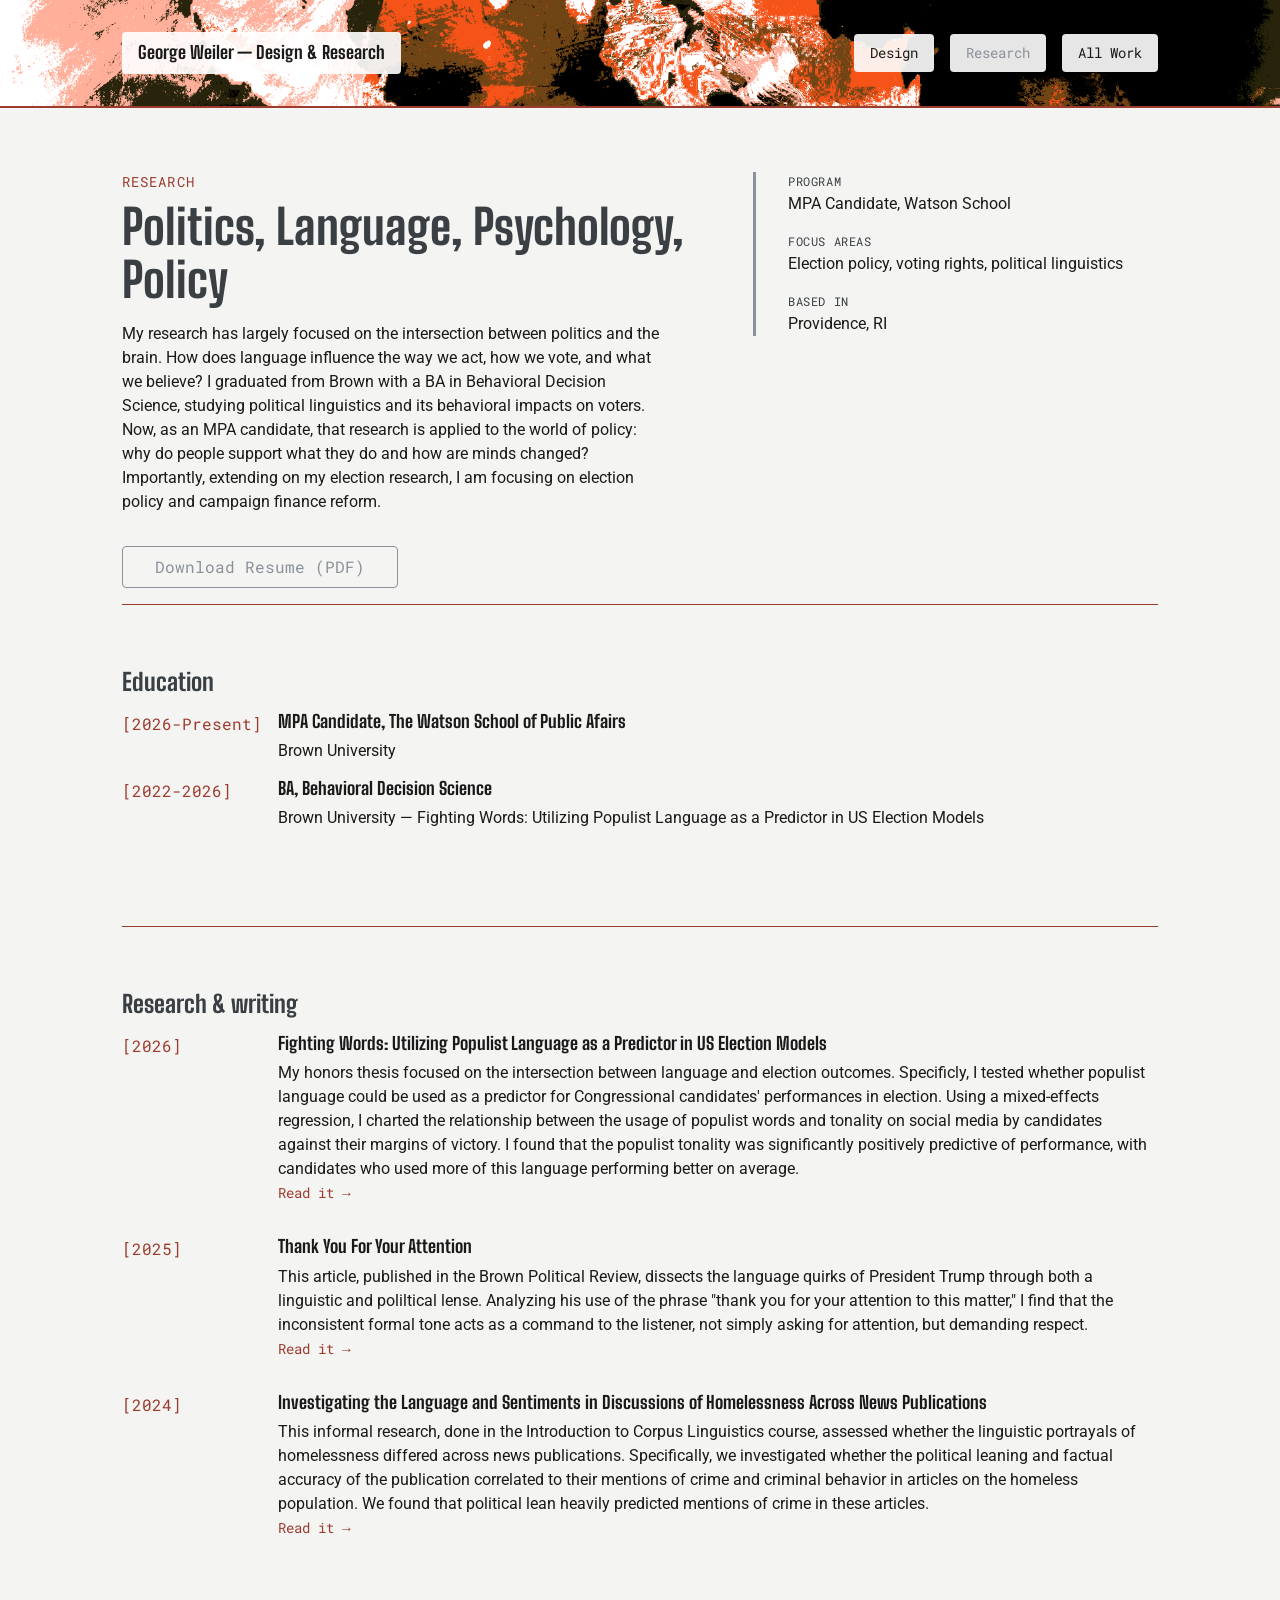
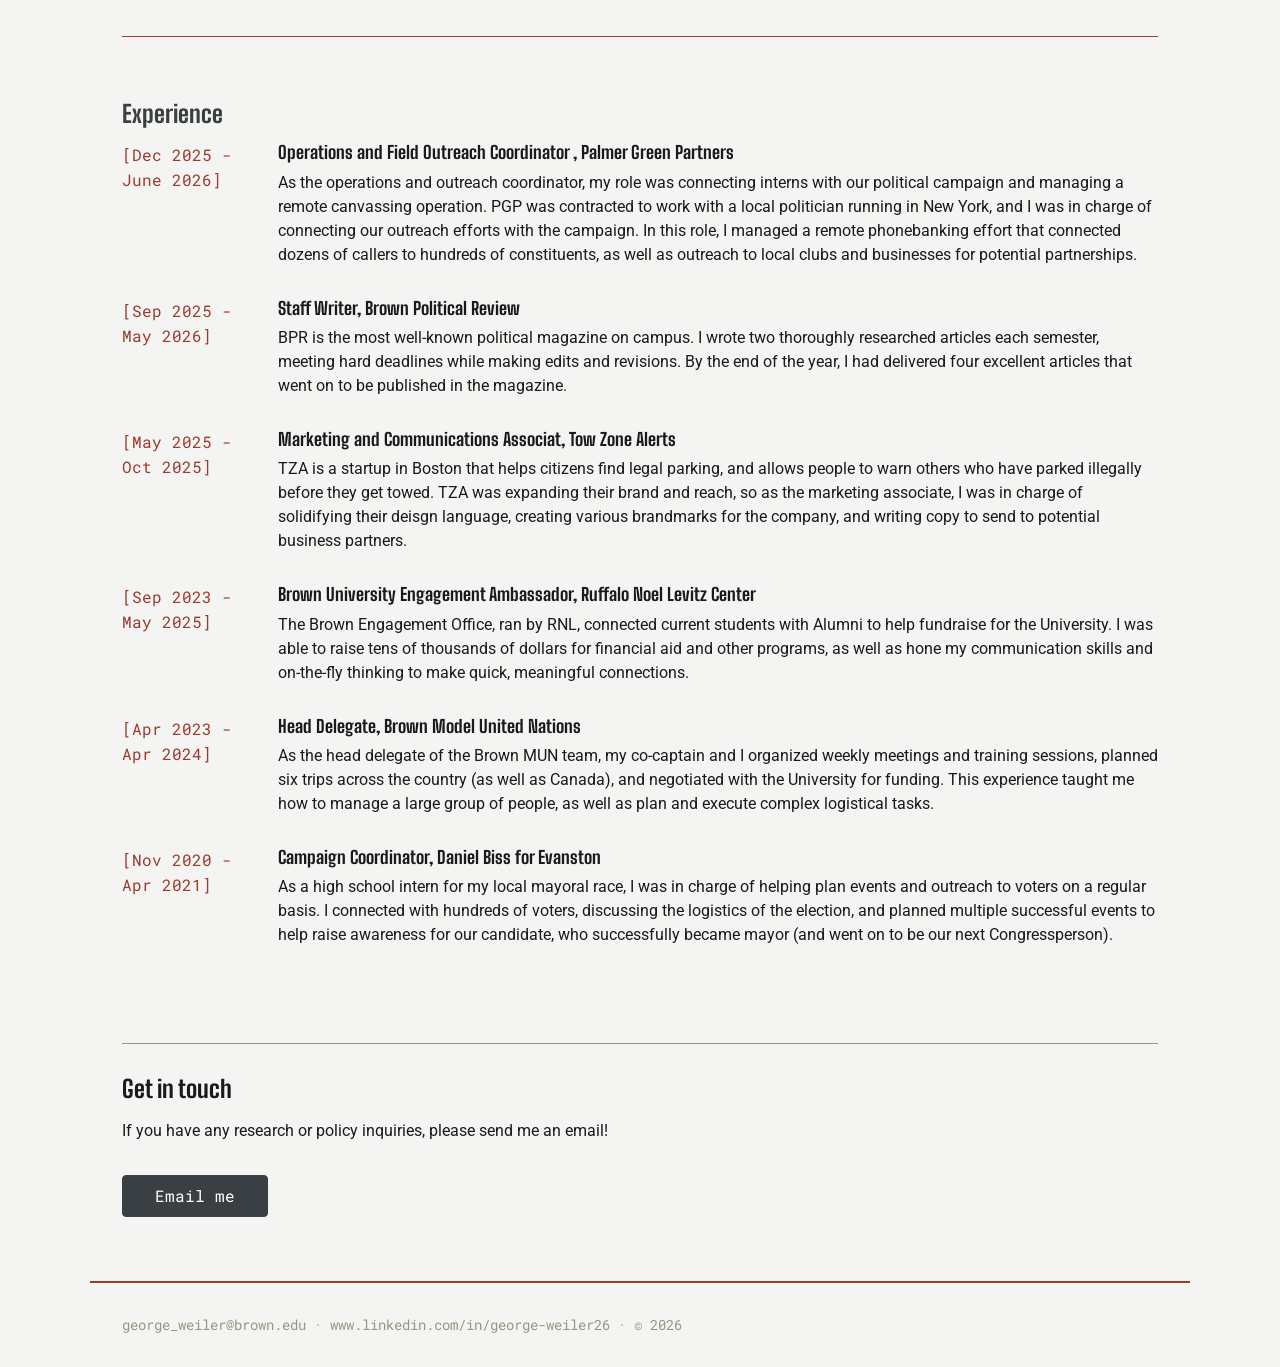
<file: research.html>
<!DOCTYPE html>
<html lang="en">
<head>
  <meta charset="UTF-8">
  <meta name="viewport" content="width=device-width, initial-scale=1.0">
  <title>Research — Your Name</title>
  <link rel="stylesheet" href="css/styles.css">
</head>
<body class="page-research">

  <header class="site-header">
    <nav class="nav">
      <a href="index.html" class="nav__name">George Weiler — Design & Research</a>
      <div class="nav__links">
        <a href="design.html">Design</a>
        <a href="research.html" class="is-active">Research</a>
        <a href="work.html">All Work</a>
      </div>
    </nav>
  </header>

  <main>
    <section class="page-intro">
  <div class="page-intro__grid">
    <div class="page-intro__text">
      <p class="eyebrow">Research</p>
      <h1>Politics, Language, Psychology, Policy</h1>
      <p class="page-intro__sub">
        My research has largely focused on the intersection between politics and
        the brain. How does language influence the way we act, how we vote, and
        what we believe? I graduated from Brown with a BA in Behavioral Decision
        Science, studying political linguistics and its behavioral impacts on voters.
        Now, as an MPA candidate, that research is applied to the world of policy:
        why do people support what they do and how are minds changed? Importantly,
        extending on my election research, I am focusing on election policy and
        campaign finance reform.
      </p>
      <a href="#" class="button button--outline">Download Resume (PDF)</a>
    </div>
    <div class="quick-facts">
      <div class="quick-facts__item">
        <span class="quick-facts__label">Program</span>
        <span class="quick-facts__value">MPA Candidate, Watson School</span>
      </div>
      <div class="quick-facts__item">
        <span class="quick-facts__label">Focus areas</span>
        <span class="quick-facts__value">Election policy, voting rights, political linguistics</span>
      </div>
      <div class="quick-facts__item">
        <span class="quick-facts__label">Based in</span>
        <span class="quick-facts__value">Providence, RI</span>
      </div>
    </div>
  </div>
</section>

    <!-- ============================================= -->
    <!-- CV SECTIONS — each is a simple list. Duplicate -->
    <!-- .cv-item for each entry.                       -->
    <!-- ============================================= -->
    <section class="cv-block">
      <h2>Education</h2>
      <div class="cv-item">
        <div class="cv-item__meta">
          <span class="cv-item__date">[2026-Present]</span>
        </div>
        <div class="cv-item__body">
          <h3>MPA Candidate, The Watson School of Public Afairs</h3>
          <p>Brown University</p>
        </div>
        <div class="cv-item__meta">
          <span class="cv-item__date">[2022-2026]</span>
        </div>
        <div class="cv-item__body">
          <h3>BA, Behavioral Decision Science</h3>
          <p>Brown University — Fighting Words: Utilizing Populist Language as a Predictor in US Election Models</p>
        </div>
        
      </div>
    </section>

    <section class="cv-block">
      <h2>Research & writing</h2>
      <div class="cv-item">
        <div class="cv-item__meta">
          <span class="cv-item__date">[2026]</span>
        </div>
        <div class="cv-item__body">
          <h3>Fighting Words: Utilizing Populist Language as a Predictor in US Election Models</h3>
          <p>My honors thesis focused on the intersection between language and election outcomes. Specificly, 
            I tested whether populist language could be used as a predictor for Congressional candidates' performances
            in election. Using a mixed-effects regression, I charted the relationship between the usage of populist words 
            and tonality on social media by candidates against their margins of victory. I found that the populist tonality
            was significantly positively predictive of performance, with candidates who used more of this language performing
            better on average. 
          </p>
          <a href="website_files/pdf/Weiler Thesis.pdf" target="_blank" rel="noopener noreferrer">Read it →</a>
        </div>
      </div>
      <div class="cv-item">
        <div class="cv-item__meta">
          <span class="cv-item__date"> [2025]</span>
        </div>
        <div class="cv-item__body">
          <h3>Thank You For Your Attention</h3>
          <p>This article, published in the Brown Political Review, dissects the language quirks of President Trump
            through both a linguistic and poliltical lense. Analyzing his use of the phrase "thank you for your
            attention to this matter," I find that the inconsistent formal tone acts as a command to the listener, 
            not simply asking for attention, but demanding respect.
          </p>
          <a href="https://brownpoliticalreview.org/thank-you-for-your-attention/" target="_blank" rel="noopener noreferrer">Read it →</a>
        </div>
      </div>
      <div class="cv-item">
        <div class="cv-item__meta">
          <span class="cv-item__date"> [2024]</span>
        </div>
        <div class="cv-item__body">
          <h3>Investigating the Language and Sentiments in Discussions of Homelessness Across News Publications</h3>
          <p>This informal research, done in the Introduction to Corpus Linguistics course, assessed whether the 
            linguistic portrayals of homelessness differed across news publications. Specifically, we investigated 
            whether the political leaning and factual accuracy of the publication correlated to their mentions of 
            crime and criminal behavior in articles on the homeless population. We found that political lean heavily
            predicted mentions of crime in these articles.
          </p>
          <a href="website_files/pdf/Corpus Research.pdf" target="_blank" rel="noopener noreferrer">Read it →</a>
        </div>
      </div>
    </section>

    <section class="cv-block">
      <h2>Experience</h2>
      <div class="cv-item">
        <div class="cv-item__meta">
          <span class="cv-item__date">[Dec 2025 - June 2026]</span>
        </div>
        <div class="cv-item__body">
          <h3>Operations and Field Outreach Coordinator , Palmer Green Partners</h3>
          <p>As the operations and outreach coordinator, my role was connecting interns with our political campaign and managing
            a remote canvassing operation. PGP was contracted to work with a local politician running in New York, and I was in 
            charge of connecting our outreach efforts with the campaign. In this role, I managed a remote phonebanking effort that connected
            dozens of callers to hundreds of constituents, as well as outreach to local clubs and businesses for potential partnerships. 
          </p>
        </div>
        </div>
       <div class="cv-item">
        <div class="cv-item__meta">
          <span class="cv-item__date">[Sep 2025 - May 2026]</span>
        </div>
        <div class="cv-item__body">
          <h3>Staff Writer, Brown Political Review</h3>
          <p>BPR is the most well-known political magazine on campus. I wrote two thoroughly researched articles each 
            semester, meeting hard deadlines while making edits and revisions. By the end of the year, I had delivered
             four excellent articles that went on to be published in the magazine. 
          </p>
        </div>
      </div>
      </div>
       <div class="cv-item">
        <div class="cv-item__meta">
          <span class="cv-item__date">[May 2025 - Oct 2025]</span>
        </div>
        <div class="cv-item__body">
          <h3>Marketing and Communications Associat, Tow Zone Alerts</h3>
          <p>TZA is a startup in Boston that helps citizens find legal parking, and allows people to warn others who 
            have parked illegally before they get towed. TZA was expanding their brand and reach, so as the marketing
            associate, I was in charge of solidifying their deisgn language, creating various brandmarks for the company,
            and writing copy to send to potential business partners. 
          </p>
        </div>
      </div>
       <div class="cv-item">
        <div class="cv-item__meta">
          <span class="cv-item__date">[Sep 2023 - May 2025]</span>
        </div>
        <div class="cv-item__body">
          <h3>Brown University Engagement Ambassador, Ruffalo Noel Levitz Center</h3>
          <p>The Brown Engagement Office, ran by RNL, connected current students with Alumni to help fundraise 
            for the University. I was able to raise tens of thousands of dollars for financial aid and other programs,
             as well as hone my communication skills and on-the-fly thinking to make quick, meaningful connections. 
          </p>
        </div>
      </div>
      </div>
       <div class="cv-item">
        <div class="cv-item__meta">
          <span class="cv-item__date">[Apr 2023 - Apr 2024]</span>
        </div>
        <div class="cv-item__body">
          <h3>Head Delegate, Brown Model United Nations</h3>
          <p>As the head delegate of the Brown MUN team, my co-captain and I organized weekly meetings and training 
            sessions, planned six trips across the country (as well as Canada), and negotiated with the University
            for funding. This experience taught me how to manage a large group of people, as well as plan and execute 
            complex logistical tasks. 
          </p>
        </div>
      </div>
      </div>
       <div class="cv-item">
        <div class="cv-item__meta">
          <span class="cv-item__date">[Nov 2020 - Apr 2021]</span>
        </div>
        <div class="cv-item__body">
          <h3>Campaign Coordinator, Daniel Biss for Evanston</h3>
          <p>As a high school intern for my local mayoral race, I was in charge of helping plan events and outreach to voters
            on a regular basis. I connected with hundreds of voters, discussing the logistics of the election, and planned multiple
            successful events to help raise awareness for our candidate, who successfully became mayor (and went on to be our next 
            Congressperson).
          </p>
        </div>
      </div>
       
    </section>

    <section class="contact">
      <h2>Get in touch</h2>
      <p>If you have any research or policy inquiries, please send me an email!</p>
      <a href="mailto:george_weiler@brown.edu" class="button">Email me</a>
    </section>
  </main>

  <footer class="site-footer">
    <p>george_weiler@brown.edu · www.linkedin.com/in/george-weiler26 · © <span id="year"></span></p>
  </footer>

  <script src="js/script.js"></script>
</body>
</html>
</file>
<file: css/styles.css>
@import url('https://fonts.googleapis.com/css2?family=Big+Shoulders:opsz,wght@10..72,700&display=swap');
@import url('https://fonts.googleapis.com/css2?family=Roboto:ital,wght@0,500;1,500&display=swap');
@import url('https://fonts.googleapis.com/css2?family=Roboto+Mono:wght@200&display=swap');

/* =====================================================
   DESIGN TOKENS

   How the per-page color system works:
   Every component below (buttons, borders, tags, the art
   strip) is written using --color-accent-1, --color-accent-2,
   --color-accent-3 (and --color-accent-4 where needed) —
   never a hardcoded color name. The :root block below sets
   those slots to your LANDING PAGE earth palette. Then each
   subpage's <body class="page-..."> block further down
   OVERRIDES those same slots with its own palette. Because
   CSS variables cascade, every component instantly repaints
   in that page's colors without needing separate rules per
   page. Change a page's mood by editing its body.page-*
   block only — the components never need to change.
   ===================================================== */
:root {
  /* --- Shared across all pages --- */
  --color-ink:          #24211D;
  --color-muted:        #9B9385;
  --color-card-bg:      #FFFFFF;

  /* --- Landing page palette: earth tones, rich not muted --- */
  --color-paper:        #F2EFE9;
  --color-accent-1:     #2D1A11;  /* brown */
  --color-accent-2:     #015024;  /* green */
  --color-accent-3:     #A37774;  /* rose */
  --color-accent-4:     #3B6E8F;  /* blue */
  --color-accent-1-wash: #E4D3C8;
  --color-accent-2-wash: #DCE8D9;
  --color-accent-3-wash: #EFE0DD;

  /* Tag colors used by project-card[data-tag] — these track
     which section a project belongs to, independent of which
     page they're viewed on. */
  --color-tag-design:   var(--color-accent-1);
  --color-tag-research: var(--color-accent-2);
  --color-tag-bridge:   var(--color-accent-3);

  /* Fixed preview swatches for the landing page's fork
     buttons — these deliberately do NOT use the accent
     slots above, because the fork buttons need to show
     each DESTINATION page's colors while sitting on the
     landing page itself. Keep these in sync by hand with
     each body.page-* block below if you change a palette. */
  --preview-design-a:   #E5007D;
  --preview-design-b:   #00AEEF;
  --preview-design-c:   #FFD100;
  --preview-research-a: #3A3F44;
  --preview-research-b: #8A9199;
  --preview-research-c: #9C3B2E;
  --preview-work-a:     #5C3A21;
  --preview-work-b:     #1B4332;
  --preview-work-c:     #3B6E8F;

  /* --- Fonts --- */
  --font-display: "Big Shoulders", "Helvetica Neue", sans-serif;
  --font-body:    "Roboto", "Segoe UI", sans-serif;
  --font-mono:    "Roboto Mono", monospace;

  /* --- Spacing scale --- */
  --space-xs: 0.5rem;
  --space-sm: 1rem;
  --space-md: 2rem;
  --space-lg: 4rem;
  --space-xl: 6rem;

  --radius: 4px;
  --max-width: 1100px;
}

/* =====================================================
   PAGE PALETTES — this is where each subpage's "color
   language" is actually defined. Edit hex values here to
   adjust a page's mood; you should never need to touch a
   component rule below to do it.
   ===================================================== */

/* DESIGN — bright, CMYK/print-process energy, pulled from
   your artwork. Paper goes near-white and ink near-black so
   the bright accents read as crisply as printed color. */
body.page-design {
  --color-paper:   #FAFAFA;
  --color-ink:      #101010;
  --color-accent-1: #E5007D;  /* magenta */
  --color-accent-2: #00AEEF;  /* cyan */
  --color-accent-3: #FFD100;  /* yellow */
  --color-accent-4: #101010;  /* key/black */
  --color-accent-1-wash: #FCE0EF;
  --color-accent-2-wash: #DFF4FC;
  --color-accent-3-wash: #FFF7D6;
}

body.page-design .site-header {
       background-image: url('../website_files/art/colormap.png');
       background-size: cover;
       background-position: center;
     }

body.page-home .site-header {
       background-image: url('../website_files/art/bricks.jpg');
       background-size: cover;
       background-position: center;
     }

body.page-research .site-header {
       background-image: url('../website_files/art/canyon2.png');
       background-size: cover;
       background-position: center;
     }

body.page-work .site-header {
       background-image: url('../website_files/art/bricks.jpg');
       background-size: cover;
       background-position: center;
     }


/* RESEARCH — slate & grayscale with one pop of color, for
   an academic register. */
body.page-research {
  --color-paper:   #F4F4F2;
  --color-ink:      #1A1A1A;
  --color-accent-1: #3A3F44;  /* slate dark */
  --color-accent-2: #8A9199;  /* slate mid */
  --color-accent-3: #9C3B2E;  /* pop — deep crimson */
  --color-accent-1-wash: #E4E6E8;
  --color-accent-2-wash: #EEEFEF;
  --color-accent-3-wash: #F1DEDA;
}

/* Extra emphasis for the crimson pop color specifically on
   the research page — these override shared component rules
   (which normally use --color-muted or accent-2) so the pop
   color shows up more, without changing those components on
   any other page. */
body.page-research .site-header { border-bottom-color: var(--color-accent-3); }
body.page-research .site-footer { border-top-color: var(--color-accent-3); }
body.page-research .cv-block { border-top-color: var(--color-accent-3); }
body.page-research .cv-item__date { color: var(--color-accent-3); }
body.page-research .eyebrow { color: var(--color-accent-3); }

/* WORK (bridge) — refined, richer earth tones than the
   landing page: pine green, a warmer brown, a real blue. */
body.page-work {
  --color-paper:   #F2EFE9;
  --color-ink:      #24211D;
  --color-accent-1: #5C3A21;  /* richer brown */
  --color-accent-2: #1B4332;  /* pine green */
  --color-accent-3: #3B6E8F;  /* blue */
  --color-accent-4: #6B6558;  /* refined grey */
  --color-accent-1-wash: #E7DACE;
  --color-accent-2-wash: #D9E5DE;
  --color-accent-3-wash: #DCE8ED;
}

/* =====================================================
   RESET
   ===================================================== */
* { box-sizing: border-box; margin: 0; padding: 0; }
html { scroll-behavior: smooth; }
body {
  font-family: var(--font-body);
  background: var(--color-paper);
  color: var(--color-ink);
  line-height: 1.5;
  transition: background-color 0.3s ease, color 0.3s ease;
}
img { max-width: 100%; display: block; }
a { color: inherit; text-decoration: none; }
h1, h2, h3 { font-family: var(--font-display); line-height: 1.1; }

/* =====================================================
   LAYOUT HELPERS
   ===================================================== */
main, .nav, .site-footer {
  max-width: var(--max-width);
  margin: 0 auto;
  padding-left: var(--space-md);
  padding-right: var(--space-md);
}
section { padding: var(--space-lg) 0; }

/* =====================================================
   HEADER / NAV — "colorful" nav: each link takes on a
   different accent slot on hover/active, so the nav itself
   previews the site's color range, and automatically
   re-colors to match whichever page's palette is active.
   ===================================================== */
.site-header {
  border-bottom: 2px solid var(--color-accent-1);
  background-image: linear-gradient(120deg,
    var(--color-accent-2) 0%,
    var(--color-accent-1) 50%,
    var(--color-accent-3) 100%);
  background-size: cover;
  background-position: center;
  position: sticky;
  top: 0;
  z-index: 10;
  transition: border-color 0.3s ease;
}
/* This gradient is a placeholder "strip" — it already changes
   per page automatically, since it's built from the same
   accent variables each body.page-* block overrides. To swap
   in a real photo or art strip per page instead, add a rule
   like this inside each body.page-* block further up:
     body.page-design .site-header {
       background-image: url('images/design-header.jpg');
       background-size: cover;
       background-position: center;
     }
*/
.nav {
  display: flex;
  justify-content: space-between;
  align-items: center;
  padding-top: var(--space-md);
  padding-bottom: var(--space-md);
}
.nav__name {
  font-family: var(--font-display);
  font-weight: bold;
  font-size: 1.1rem;
  background: rgba(255,255,255,0.9);
  padding: var(--space-xs) var(--space-sm);
  border-radius: var(--radius);
}
.nav__links { display: flex; gap: var(--space-sm); }
.nav__links a {
  font-family: var(--font-mono);
  font-size: 0.9rem;
  transition: color 0.15s ease;
  background: rgba(255,255,255,0.9);
  padding: var(--space-xs) var(--space-sm);
  border-radius: var(--radius);
  display: inline-block;
}
.nav__links a:nth-child(1):hover, .nav__links a:nth-child(1).is-active { color: var(--color-accent-1); }
.nav__links a:nth-child(2):hover, .nav__links a:nth-child(2).is-active { color: var(--color-accent-2); }
.nav__links a:nth-child(3):hover, .nav__links a:nth-child(3).is-active { color: var(--color-accent-3); }

@media (max-width: 700px) {
  .nav {
    flex-direction: column;
    align-items: flex-start;
    gap: var(--space-xs);
  }
  .nav__links {
    flex-wrap: wrap;
    gap: var(--space-xs);
  }
}


/* =====================================================
   HERO (index.html)
   ===================================================== */
.eyebrow {
  font-family: var(--font-mono);
  font-size: 0.85rem;
  letter-spacing: 0.08em;
  text-transform: uppercase;
  color: var(--color-accent-2);
  margin-bottom: var(--space-xs);
}
.hero { padding-top: var(--space-xl); padding-bottom: var(--space-md); }
.hero__grid {
  display: grid;
  grid-template-columns: 1.2fr 1fr;
  gap: var(--space-lg);
  align-items: center;
}
.hero__headline {
  font-size: clamp(2rem, 6vw, 4rem);
  max-width: 20ch;
  margin-bottom: var(--space-sm);
  color: var(--color-accent-1);
}
.hero__sub {
  max-width: 60ch;
  font-size: 1.1rem;
  color: var(--color-ink);
}

/* --- Rotating image slot next to the headline ---
   Currently cycles through placeholder frames (see
   js/script.js). Links to your work page. To use real
   images: replace each .image-placeholder span with an
   <img src="images/yourfile.jpg" alt="..."> tag. */
.hero__image-slot {
  position: relative;
  aspect-ratio: 1 / 1;
  border: 2px dashed var(--color-accent-2);
  border-radius: var(--radius);
  overflow: hidden;
  display: block;
  background: var(--color-accent-2-wash);
}
.hero__image-frame {
  position: absolute;
  inset: 0;
  display: flex;
  align-items: center;
  justify-content: center;
  opacity: 0;
  transition: opacity 0.8s ease;
}
.hero__image-frame.is-active { opacity: 1; }

@media (max-width: 800px) {
  .hero__grid { grid-template-columns: 1fr; }
  .hero__image-slot { max-width: 320px; }
}

/* =====================================================
   FORK — the three landing cards / portal buttons.
   Each shows a static gradient preview of its destination
   page's palette, and animates a slow color-cycle on hover.
   ===================================================== */
.fork {
  display: grid;
  grid-template-columns: repeat(3, 1fr);
  gap: var(--space-sm);
  padding-bottom: var(--space-xl);
}
.fork__card {
  position: relative;
  color: #fff;
  border-radius: var(--radius);
  padding: var(--space-md);
  background-size: 250% 250%;
  background-position: 0% 50%;
  transition: transform 0.15s ease, background-position 1.2s ease;
  overflow: hidden;
}
.fork__card:hover {
  transform: translateY(-4px);
  background-position: 100% 50%;
}
.fork__tag {
  font-family: var(--font-mono);
  color: rgba(255,255,255,0.75);
  display: block;
  margin-bottom: var(--space-xs);
}
.fork__card h2 { margin-bottom: var(--space-xs); }
.fork__card p { color: rgba(255,255,255,0.9); }

.fork__card--design {
  background-image: linear-gradient(120deg,
    var(--preview-design-a), var(--preview-design-b),
    var(--preview-design-c), var(--preview-design-a));
}
.fork__card--research {
  background-image: linear-gradient(120deg,
    var(--preview-research-a), var(--preview-research-b),
    var(--preview-research-c), var(--preview-research-a));
}
.fork__card--bridge {
  background-image: linear-gradient(120deg,
    var(--preview-work-a), var(--preview-work-b),
    var(--preview-work-c), var(--preview-work-a));
}

@media (max-width: 700px) {
  .fork { grid-template-columns: 1fr; }
}

/* =====================================================
   PAGE INTRO (design.html / research.html / work.html)
   ===================================================== */
.page-intro {
  padding-top: var(--space-lg);
  padding-bottom: var(--space-sm);
}.page-intro h1 { font-size: clamp(1.8rem, 5vw, 3rem); margin-bottom: var(--space-sm); color: var(--color-accent-1); }
.page-intro__sub { max-width: 60ch; margin-bottom: var(--space-sm); }

/* Two-column layout — text on the left, a useful sidebar
   (quick facts or the tag legend) filling the right side
   instead of leaving it empty. Stacks on narrow screens. */
.page-intro__grid {
  display: grid;
  grid-template-columns: 1.4fr 1fr;
  gap: var(--space-lg);
  align-items: start;
}
@media (max-width: 800px) {
  .page-intro__grid { grid-template-columns: 1fr; }
}

/* --- Quick facts sidebar (research.html, design.html) --- */
.quick-facts {
  border-left: 3px solid var(--color-accent-2);
  padding-left: var(--space-md);
  display: flex;
  flex-direction: column;
  gap: var(--space-sm);
}
.quick-facts__label {
  display: block;
  font-family: var(--font-mono);
  font-size: 0.75rem;
  text-transform: uppercase;
  letter-spacing: 0.05em;
  color: var(--color-accent-1);
  margin-bottom: 2px;
}
.quick-facts__value { display: block; font-size: 1rem; }

/* --- Tag legend (work.html) --- */
.tag-legend {
  border-left: 3px solid var(--color-accent-2);
  padding-left: var(--space-md);
  display: flex;
  flex-direction: column;
  gap: var(--space-sm);
  font-family: var(--font-mono);
  font-size: 0.9rem;
}

.tag-legend__item { display: flex; align-items: center; gap: var(--space-xs); }
.tag-legend__dot {
  width: 12px;
  height: 12px;
  border-radius: 50%;
  display: inline-block;
  flex-shrink: 0;
}
.tag-legend__dot[data-tag="design"] { background: var(--color-tag-design); }
.tag-legend__dot[data-tag="research"] { background: var(--color-tag-research); }
.tag-legend__dot[data-tag="bridge"] { background: var(--color-tag-bridge); }

/* =====================================================
   PROCESS steps (design.html)
   ===================================================== */
.process__steps {
  display: grid;
  grid-template-columns: repeat(3, 1fr);
  gap: var(--space-md);
  margin-top: var(--space-md);
}
.process {
  padding-top: var(--space-sm);
  border-top: 1px solid var(--color-muted);
}
.process__num {
  font-family: var(--font-mono);
  color: var(--color-accent-1);
  display: block;
  margin-bottom: var(--space-xs);
}
@media (max-width: 700px) {
  .process__steps { grid-template-columns: 1fr; }
}

/* =====================================================
   ART STRIP — full-bleed band for fine art. Uses the
   page's own accent slots, so on design.html this renders
   as a bright CMYK gradient automatically. To use a real
   image, add background-image to a modifier class, see
   comment near the bottom of this section.
   ===================================================== */
.art-strip {
  width: 100vw;
  position: relative;
  left: 50%;
  right: 50%;
  margin-left: -50vw;
  margin-right: -50vw;
  min-height: 40vh;
  background-image: url('../website_files/art/projection.jpg');
  background-size: cover;
  background-position: center;
  display: flex;
  align-items: flex-end;
  padding: var(--space-md);
}
.art-strip__caption {
  background: var(--color-paper);
  padding: var(--space-xs) var(--space-sm);
  font-family: var(--font-mono);
  font-size: 0.85rem;
  color: var(--color-ink);
  border-radius: var(--radius);
}
/* To use a real image instead of the gradient, add:
     .art-strip--yourpiece {
       background-image: url('../images/your-art.jpg');
     }
   and add that class alongside "art-strip" in the HTML. */

/* =====================================================
   PROJECT GRID + CARDS — used on design.html and work.html
   ===================================================== */
.grid {
  display: grid;
  grid-template-columns: repeat(auto-fit, minmax(260px, 1fr));
  gap: var(--space-md);
  margin-top: var(--space-md);
}
.project-card {
  position: relative;
  background: var(--color-card-bg);
  border: 6px solid var(--color-muted);
  border-radius: var(--radius);
  padding: var(--space-sm);
  transition: opacity 0.15s ease, transform 0.15s ease, border-color 0.15s ease;
}
.project-card[data-tag="design"] { border-color: var(--color-tag-design); }
.project-card[data-tag="research"] { border-color: var(--color-tag-research); }
.project-card[data-tag="bridge"] { border-color: var(--color-tag-bridge); }
.project-card__image {
  aspect-ratio: 4 / 3;
  background: var(--color-paper);
  border: 1px dashed var(--color-muted);
  display: flex;
  align-items: center;
  justify-content: center;
  margin-bottom: var(--space-sm);
}
.image-placeholder { font-family: var(--font-mono); color: var(--color-muted); }
.project-card h3 { font-size: 1.1rem; margin-bottom: var(--space-xs); }

.project-card__bracket {
  display: inline-block;
  width: 14px;
  height: 14px;
  border-left: 2px solid var(--color-muted);
  border-top: 2px solid var(--color-muted);
  margin-bottom: var(--space-xs);
}
.project-card[data-tag="design"] .project-card__bracket { border-color: var(--color-tag-design); }
.project-card[data-tag="research"] .project-card__bracket { border-color: var(--color-tag-research); }
.project-card[data-tag="bridge"] .project-card__bracket { border-color: var(--color-tag-bridge); }

.project-card__label {
  font-family: var(--font-mono);
  font-size: 0.75rem;
  text-transform: uppercase;
  letter-spacing: 0.05em;
  color: var(--color-muted);
  display: block;
  margin-bottom: var(--space-xs);
}

.project-card.is-hidden { display: none; }

/* =====================================================
   CV SECTIONS (research.html)
   ===================================================== */
.cv-block { border-top: 1px solid var(--color-muted); }
.cv-block h2 { margin-bottom: var(--space-sm); color: var(--color-accent-1); }
.cv-item {
  display: grid;
  grid-template-columns: 140px 1fr;
  gap: var(--space-sm);
  margin-bottom: var(--space-md);
}
.cv-item__date { font-family: var(--font-mono); color: var(--color-accent-2); }
.cv-item__body h3 { font-size: 1.1rem; margin-bottom: var(--space-xs); }
.cv-item__body a { font-family: var(--font-mono); font-size: 0.9rem; color: var(--color-accent-3); }
@media (max-width: 600px) {
  .cv-item { grid-template-columns: 1fr; }
}

/* =====================================================
   FILTER BAR (work.html)
   ===================================================== */
.filter-bar {
  display: flex;
  flex-wrap: wrap;
  gap: var(--space-sm);
  align-items: center;
  border-top: 1px solid var(--color-muted);
  border-bottom: 1px solid var(--color-muted);
}
#search-input {
  flex: 1;
  min-width: 200px;
  padding: var(--space-xs) var(--space-sm);
  border: 1px solid var(--color-muted);
  border-radius: var(--radius);
  font-family: var(--font-body);
  font-size: 1rem;
  background: var(--color-card-bg);
}
.filter-pills { display: flex; gap: var(--space-xs); }
.pill {
  font-family: var(--font-mono);
  font-size: 0.85rem;
  padding: var(--space-xs) var(--space-sm);
  border: 1px solid var(--color-muted);
  border-radius: 999px;
  background: var(--color-card-bg);
  cursor: pointer;
}
.pill.is-active {
  background: var(--color-accent-2);
  color: #fff;
  border-color: var(--color-accent-2);
}
.no-results {
  font-family: var(--font-mono);
  color: var(--color-muted);
  margin-top: var(--space-md);
}

/* =====================================================
   BUTTONS
   ===================================================== */
.button {
  display: inline-block;
  font-family: var(--font-mono);
  padding: var(--space-xs) var(--space-md);
  background: var(--color-accent-1);
  color: #fff;
  border-radius: var(--radius);
  border: 1px solid var(--color-accent-1);
}
.button--outline {
  background: transparent;
  color: var(--color-accent-2);
  border-color: var(--color-accent-2);
  margin-top: var(--space-sm);
}

/* =====================================================
   FOOTER
   ===================================================== */
.site-footer {
  border-top: 2px solid var(--color-accent-2);
  padding: var(--space-md);
  font-family: var(--font-mono);
  font-size: 0.85rem;
  color: var(--color-muted);
  transition: border-color 0.3s ease;
}

/* =====================================================
   ACCESSIBILITY
   ===================================================== */
a:focus-visible, button:focus-visible, input:focus-visible {
  outline: 2px solid var(--color-accent-1);
  outline-offset: 2px;
}

@media (prefers-reduced-motion: reduce) {
  * { transition: none !important; animation: none !important; }
}

.contact {
  border-top: 1px solid var(--color-muted);
  padding-top: var(--space-md);
}
.contact h2 { margin-bottom: var(--space-sm); }
.contact p { margin-bottom: var(--space-md); }
</file>
